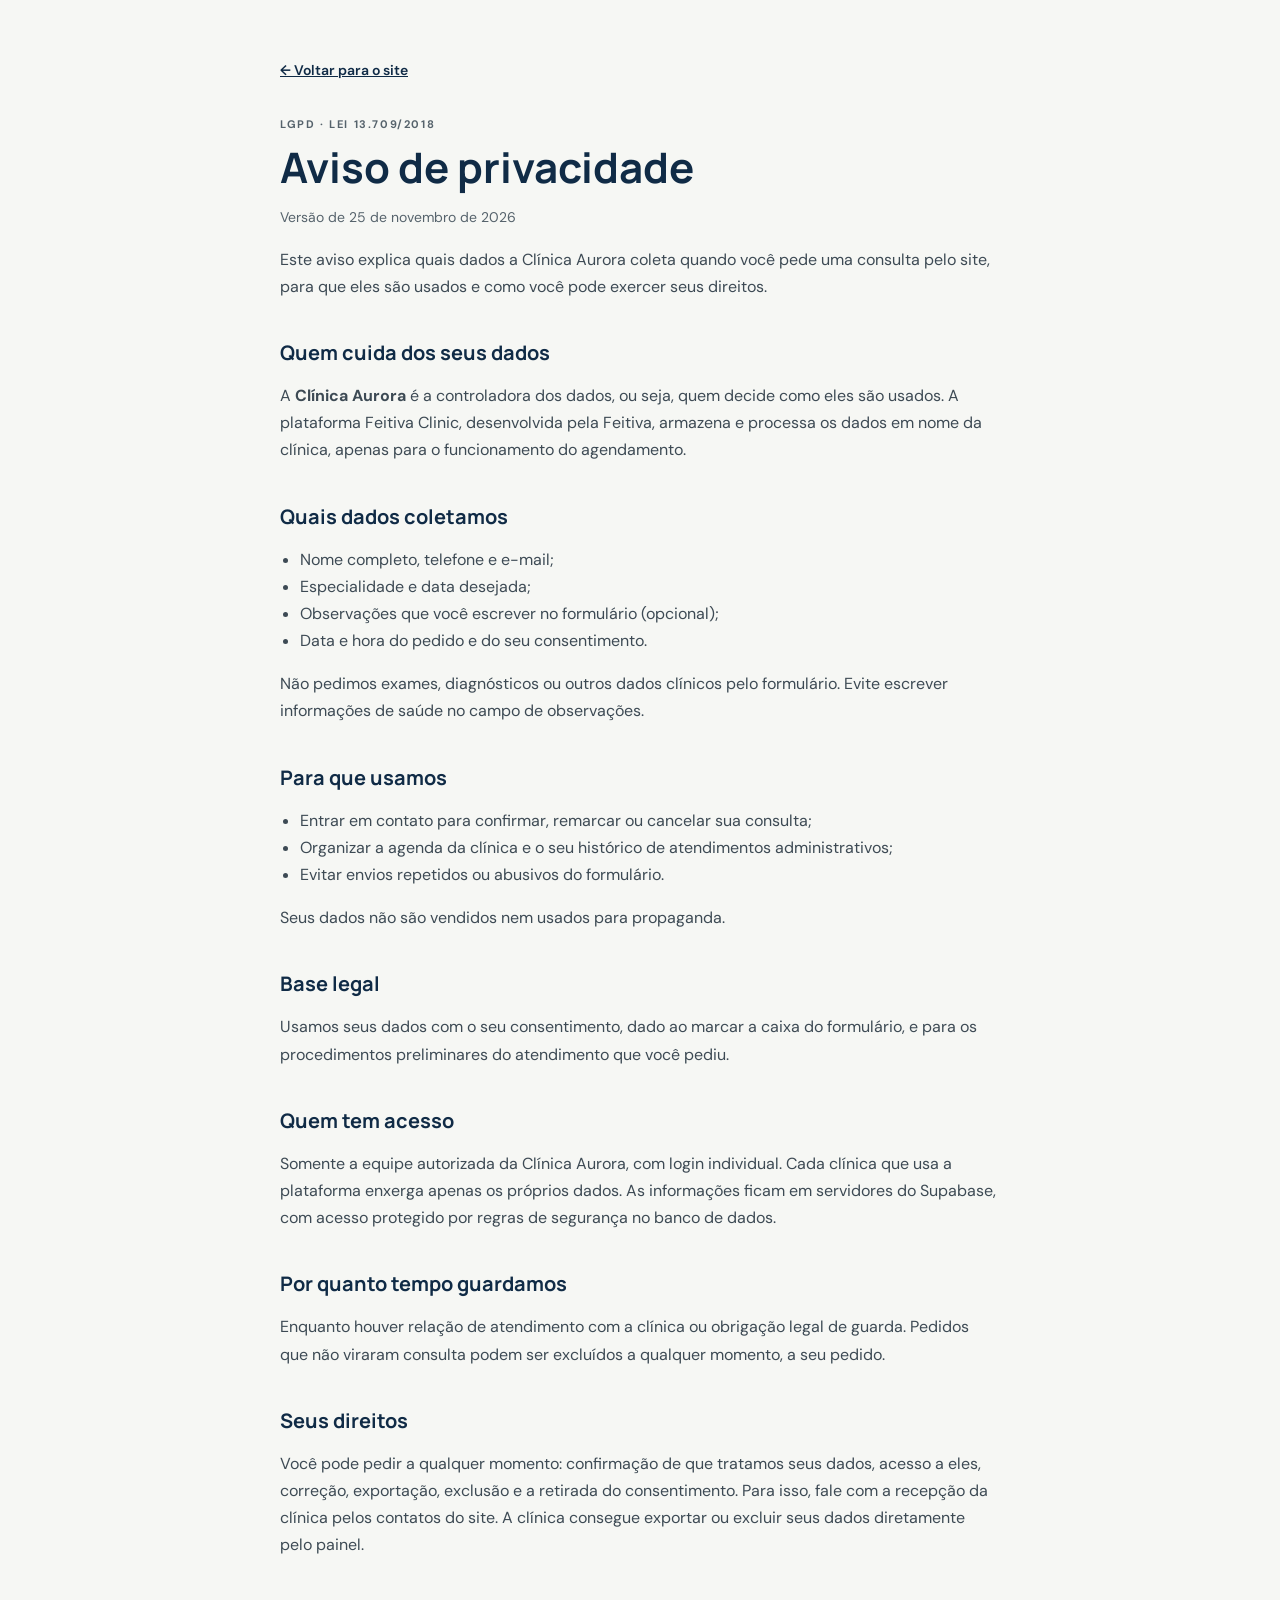
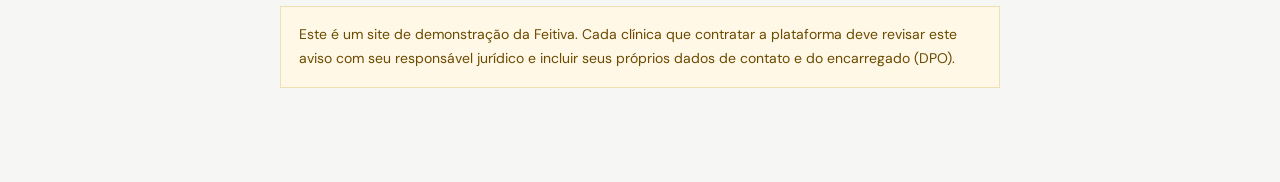
<file: privacidade.html>
<!doctype html>
<html lang="pt-BR">
<head>
  <meta charset="UTF-8">
  <meta name="viewport" content="width=device-width, initial-scale=1.0">
  <meta name="theme-color" content="#102b46">
  <title>Aviso de privacidade | Clínica Aurora</title>
  <link rel="preconnect" href="https://fonts.googleapis.com">
  <link rel="preconnect" href="https://fonts.gstatic.com" crossorigin>
  <link href="https://fonts.googleapis.com/css2?family=DM+Sans:wght@400;500;600;700&family=Manrope:wght@600;700&display=swap" rel="stylesheet">
  <style>
    body { margin: 0; background: #f6f7f4; color: #1d2a35; font: 16px/1.7 "DM Sans", sans-serif; }
    main { max-width: 720px; margin: 0 auto; padding: 56px 24px 80px; }
    a { color: #102b46; font-weight: 600; }
    .back { display: inline-block; margin-bottom: 32px; font-size: 14px; }
    .kicker { font-size: 11px; font-weight: 700; letter-spacing: 1.6px; color: #56636c; }
    h1 { font: 700 clamp(30px, 5vw, 42px)/1.15 Manrope, sans-serif; color: #102b46; margin: 10px 0 12px; }
    h2 { font: 700 20px/1.3 Manrope, sans-serif; color: #102b46; margin: 40px 0 8px; }
    p, li { color: #3d4a54; }
    ul { padding-left: 20px; }
    .note { margin-top: 48px; padding: 16px 18px; background: #fff8e6; border: 1px solid #f1dfb4; font-size: 14px; color: #6b4a00; }
    .updated { font-size: 14px; color: #56636c; }
  </style>
</head>
<body>
  <main>
    <a class="back" href="index.html">← Voltar para o site</a>
    <div class="kicker">LGPD · LEI 13.709/2018</div>
    <h1>Aviso de privacidade</h1>
    <p class="updated">Versão de 25 de novembro de 2026</p>

    <p>Este aviso explica quais dados a Clínica Aurora coleta quando você pede uma consulta pelo site, para que eles são usados e como você pode exercer seus direitos.</p>

    <h2>Quem cuida dos seus dados</h2>
    <p>A <strong>Clínica Aurora</strong> é a controladora dos dados, ou seja, quem decide como eles são usados. A plataforma Feitiva Clinic, desenvolvida pela Feitiva, armazena e processa os dados em nome da clínica, apenas para o funcionamento do agendamento.</p>

    <h2>Quais dados coletamos</h2>
    <ul>
      <li>Nome completo, telefone e e-mail;</li>
      <li>Especialidade e data desejada;</li>
      <li>Observações que você escrever no formulário (opcional);</li>
      <li>Data e hora do pedido e do seu consentimento.</li>
    </ul>
    <p>Não pedimos exames, diagnósticos ou outros dados clínicos pelo formulário. Evite escrever informações de saúde no campo de observações.</p>

    <h2>Para que usamos</h2>
    <ul>
      <li>Entrar em contato para confirmar, remarcar ou cancelar sua consulta;</li>
      <li>Organizar a agenda da clínica e o seu histórico de atendimentos administrativos;</li>
      <li>Evitar envios repetidos ou abusivos do formulário.</li>
    </ul>
    <p>Seus dados não são vendidos nem usados para propaganda.</p>

    <h2>Base legal</h2>
    <p>Usamos seus dados com o seu consentimento, dado ao marcar a caixa do formulário, e para os procedimentos preliminares do atendimento que você pediu.</p>

    <h2>Quem tem acesso</h2>
    <p>Somente a equipe autorizada da Clínica Aurora, com login individual. Cada clínica que usa a plataforma enxerga apenas os próprios dados. As informações ficam em servidores do Supabase, com acesso protegido por regras de segurança no banco de dados.</p>

    <h2>Por quanto tempo guardamos</h2>
    <p>Enquanto houver relação de atendimento com a clínica ou obrigação legal de guarda. Pedidos que não viraram consulta podem ser excluídos a qualquer momento, a seu pedido.</p>

    <h2>Seus direitos</h2>
    <p>Você pode pedir a qualquer momento: confirmação de que tratamos seus dados, acesso a eles, correção, exportação, exclusão e a retirada do consentimento. Para isso, fale com a recepção da clínica pelos contatos do site. A clínica consegue exportar ou excluir seus dados diretamente pelo painel.</p>

    <p class="note">Este é um site de demonstração da Feitiva. Cada clínica que contratar a plataforma deve revisar este aviso com seu responsável jurídico e incluir seus próprios dados de contato e do encarregado (DPO).</p>
  </main>
</body>
</html>
</file>
